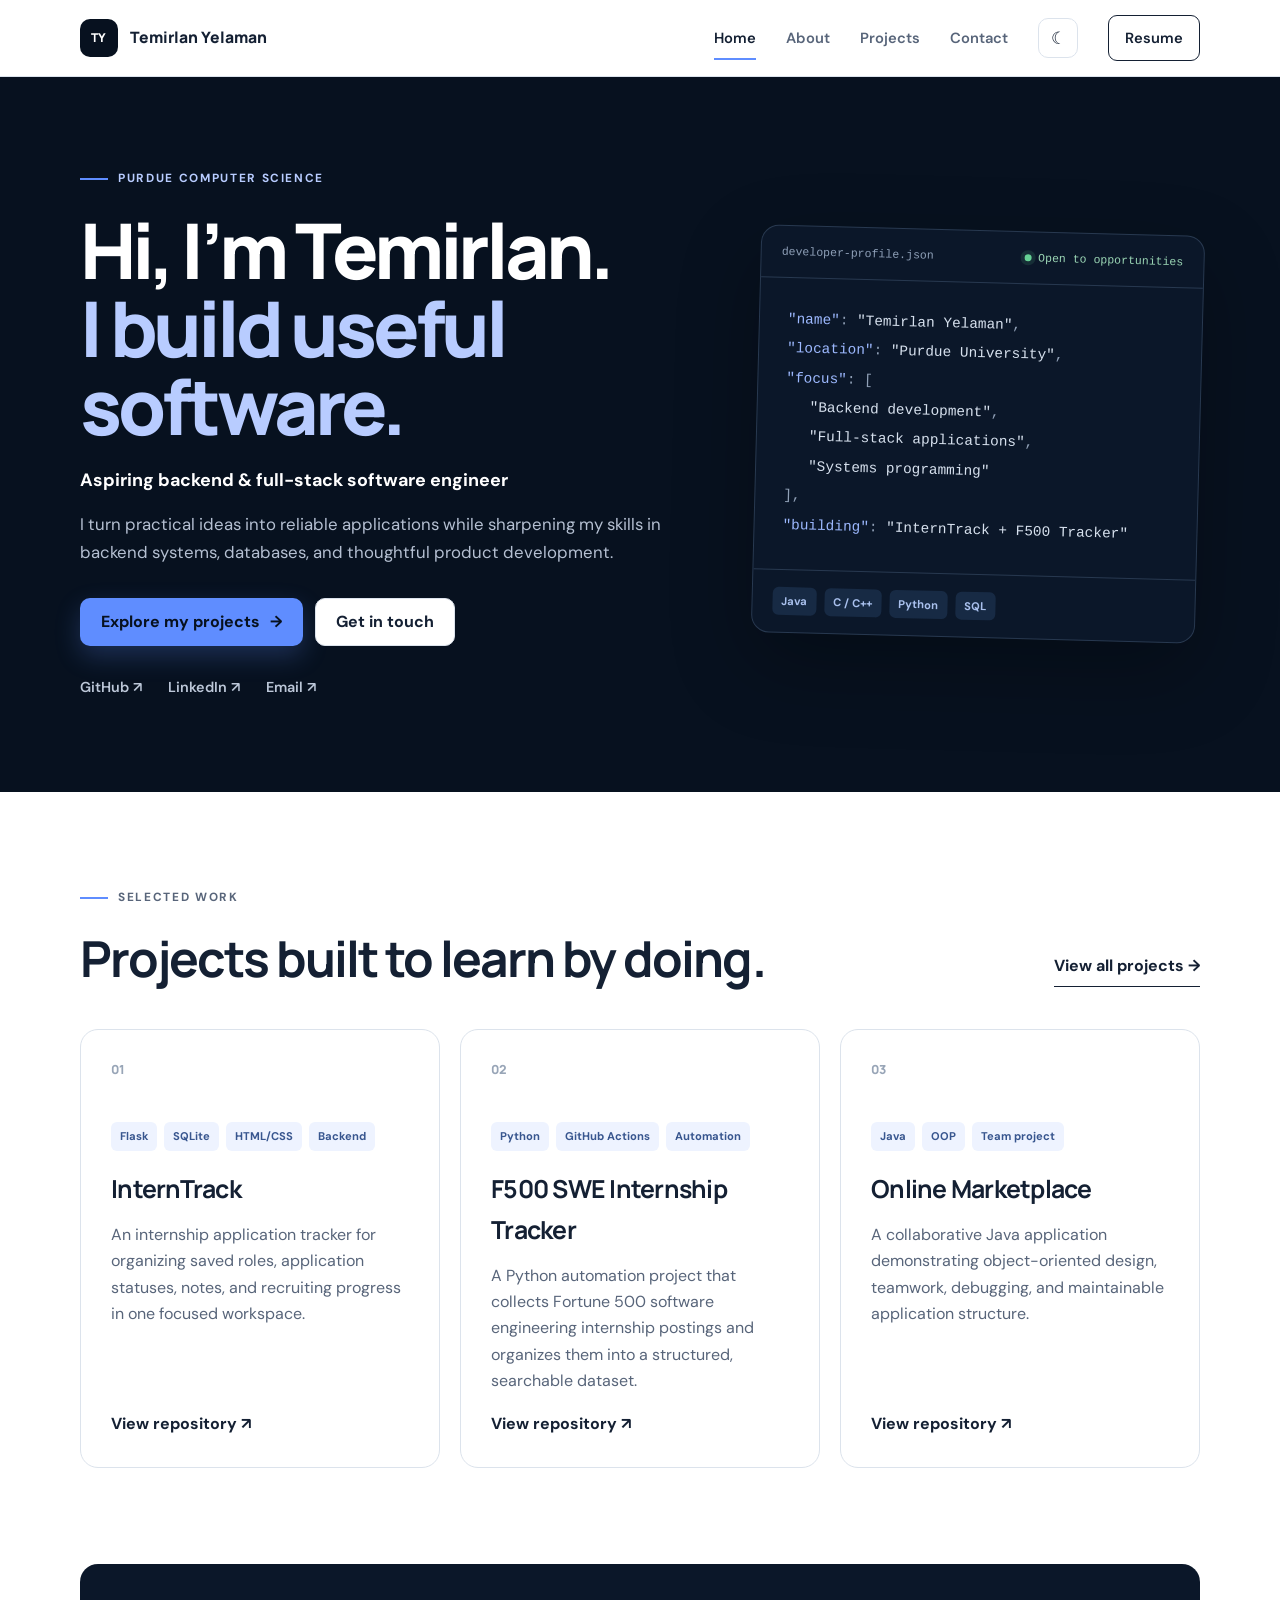
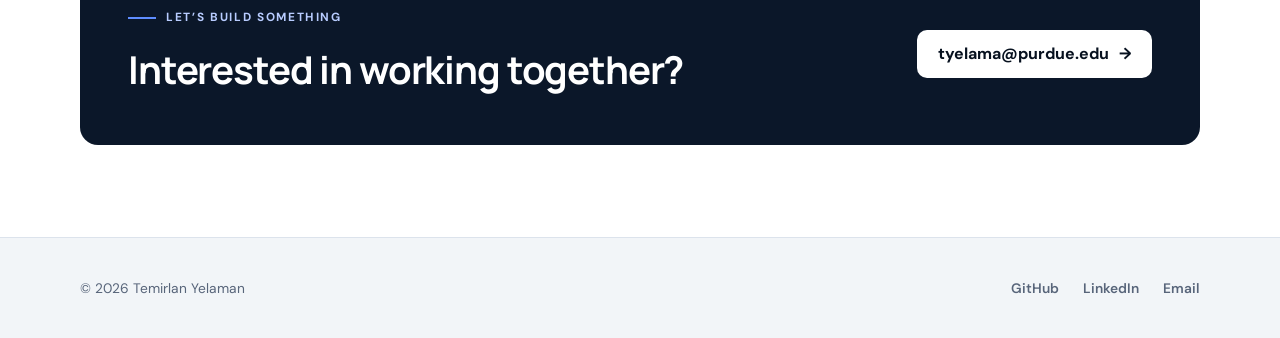
<file: index.html>
<!DOCTYPE html>
<html lang="en">
<head>
    <meta charset="UTF-8">
    <meta name="viewport" content="width=device-width, initial-scale=1.0">
    <meta name="description" content="Temirlan Yelaman is a Purdue Computer Science student building backend and full-stack software.">
    <link rel="preconnect" href="https://fonts.googleapis.com">
    <link rel="preconnect" href="https://fonts.gstatic.com" crossorigin>
    <link href="https://fonts.googleapis.com/css2?family=DM+Sans:wght@400;500;600;700&family=Manrope:wght@600;700;800&display=swap" rel="stylesheet">
    <script>try{document.documentElement.dataset.theme=localStorage.getItem("portfolio-theme")||((window.matchMedia("(prefers-color-scheme: dark)").matches)?"dark":"light")}catch(e){}</script>
    <link href="styles.css" rel="stylesheet">
    <title>Temirlan Yelaman | Software Engineer</title>
</head>
<body>
    <header class="site-header">
        <nav class="nav-shell" aria-label="Primary navigation">
            <a class="brand" href="index.html"><span>TY</span>Temirlan Yelaman</a>
            <button class="nav-toggle" type="button" aria-expanded="false" aria-controls="nav-menu" aria-label="Open navigation"><span></span><span></span><span></span></button>
            <div class="nav-menu" id="nav-menu">
                <a class="active" aria-current="page" href="index.html">Home</a>
                <a href="about.html">About</a>
                <a href="portfolio.html">Projects</a>
                <a href="contact.html">Contact</a>
                <button class="theme-toggle" type="button" aria-label="Switch to dark mode" title="Switch color theme"><span class="theme-icon" aria-hidden="true">☾</span></button>
                <a class="nav-resume" href="TemirlanYelaman-Resume-2026.pdf">Resume</a>
            </div>
        </nav>
    </header>

    <main>
        <section class="hero">
            <div class="shell hero-grid">
                <div class="hero-copy">
                    <p class="eyebrow"><span></span>Purdue Computer Science</p>
                    <h1>Hi, I’m Temirlan.<br><em>I build useful software.</em></h1>
                    <p class="hero-role">Aspiring backend &amp; full-stack software engineer</p>
                    <p class="hero-intro">I turn practical ideas into reliable applications while sharpening my skills in backend systems, databases, and thoughtful product development.</p>
                    <div class="button-row">
                        <a class="button button-primary" href="portfolio.html">Explore my projects <span aria-hidden="true">→</span></a>
                        <a class="button button-secondary" href="contact.html">Get in touch</a>
                    </div>
                    <div class="quick-links" aria-label="Social links">
                        <a href="https://github.com/Tyelaman" target="_blank" rel="noopener noreferrer">GitHub <span aria-hidden="true">↗</span></a>
                        <a href="https://www.linkedin.com/in/temirlan-yelaman/" target="_blank" rel="noopener noreferrer">LinkedIn <span aria-hidden="true">↗</span></a>
                        <a href="mailto:tyelama@purdue.edu">Email <span aria-hidden="true">↗</span></a>
                    </div>
                </div>
                <aside class="profile-panel" aria-label="Developer profile">
                    <div class="panel-topline"><span>developer-profile.json</span><span class="status"><i></i> Open to opportunities</span></div>
                    <div class="code-profile">
                        <p><span class="code-key">"name"</span>: <span class="code-value">"Temirlan Yelaman"</span>,</p>
                        <p><span class="code-key">"location"</span>: <span class="code-value">"Purdue University"</span>,</p>
                        <p><span class="code-key">"focus"</span>: [</p>
                        <p class="indent"><span class="code-value">"Backend development"</span>,</p>
                        <p class="indent"><span class="code-value">"Full-stack applications"</span>,</p>
                        <p class="indent"><span class="code-value">"Systems programming"</span></p>
                        <p>],</p>
                        <p><span class="code-key">"building"</span>: <span class="code-value">"InternTrack + F500 Tracker"</span></p>
                    </div>
                    <div class="panel-footer"><span>Java</span><span>C / C++</span><span>Python</span><span>SQL</span></div>
                </aside>
            </div>
        </section>

        <section class="shell section">
            <div class="section-heading split-heading">
                <div><p class="eyebrow dark"><span></span>Selected work</p><h2>Projects built to learn by doing.</h2></div>
                <a class="text-link" href="portfolio.html">View all projects <span aria-hidden="true">→</span></a>
            </div>
            <div class="project-grid">
                <article class="project-card"><div class="project-number">01</div><div class="project-tags"><span>Flask</span><span>SQLite</span><span>HTML/CSS</span><span>Backend</span></div><h3>InternTrack</h3><p>An internship application tracker for organizing saved roles, application statuses, notes, and recruiting progress in one focused workspace.</p><a href="https://github.com/Tyelaman/interntrack" target="_blank" rel="noopener noreferrer">View repository <span aria-hidden="true">↗</span></a></article>
                <article class="project-card"><div class="project-number">02</div><div class="project-tags"><span>Python</span><span>GitHub Actions</span><span>Automation</span></div><h3>F500 SWE Internship Tracker</h3><p>A Python automation project that collects Fortune 500 software engineering internship postings and organizes them into a structured, searchable dataset.</p><a href="https://github.com/Tyelaman/F500-SWE-Internships" target="_blank" rel="noopener noreferrer">View repository <span aria-hidden="true">↗</span></a></article>
                <article class="project-card"><div class="project-number">03</div><div class="project-tags"><span>Java</span><span>OOP</span><span>Team project</span></div><h3>Online Marketplace</h3><p>A collaborative Java application demonstrating object-oriented design, teamwork, debugging, and maintainable application structure.</p><a href="https://github.com/Tyelaman/CS-180-Team-Project" target="_blank" rel="noopener noreferrer">View repository <span aria-hidden="true">↗</span></a></article>
            </div>
        </section>

        <section class="shell callout">
            <div><p class="eyebrow"><span></span>Let’s build something</p><h2>Interested in working together?</h2></div>
            <a class="button button-light" href="mailto:tyelama@purdue.edu">tyelama@purdue.edu <span aria-hidden="true">→</span></a>
        </section>
    </main>

    <footer class="footer"><div class="shell footer-inner"><p>© <span data-year>2026</span> Temirlan Yelaman</p><div><a href="https://github.com/Tyelaman" target="_blank" rel="noopener noreferrer">GitHub</a><a href="https://www.linkedin.com/in/temirlan-yelaman/" target="_blank" rel="noopener noreferrer">LinkedIn</a><a href="mailto:tyelama@purdue.edu">Email</a></div></div></footer>
    <script src="script.js"></script>
</body>
</html>
</file>
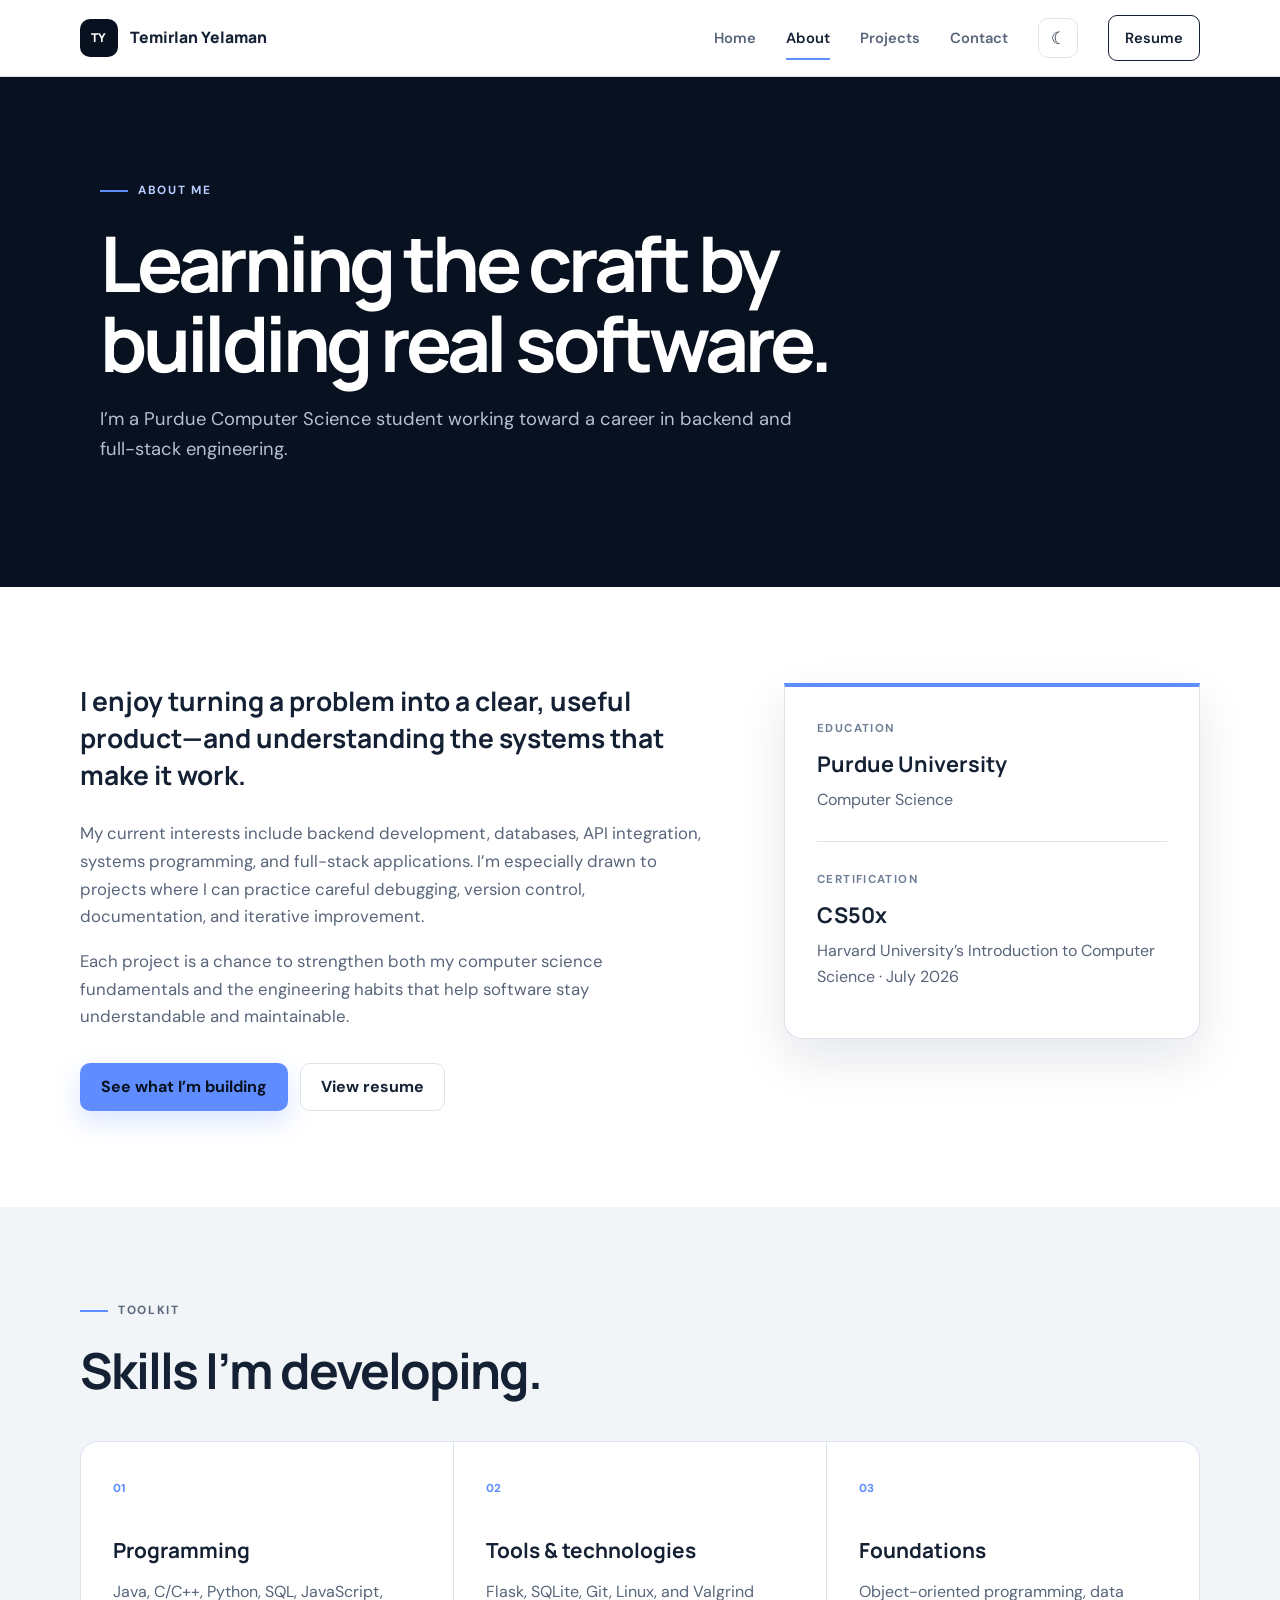
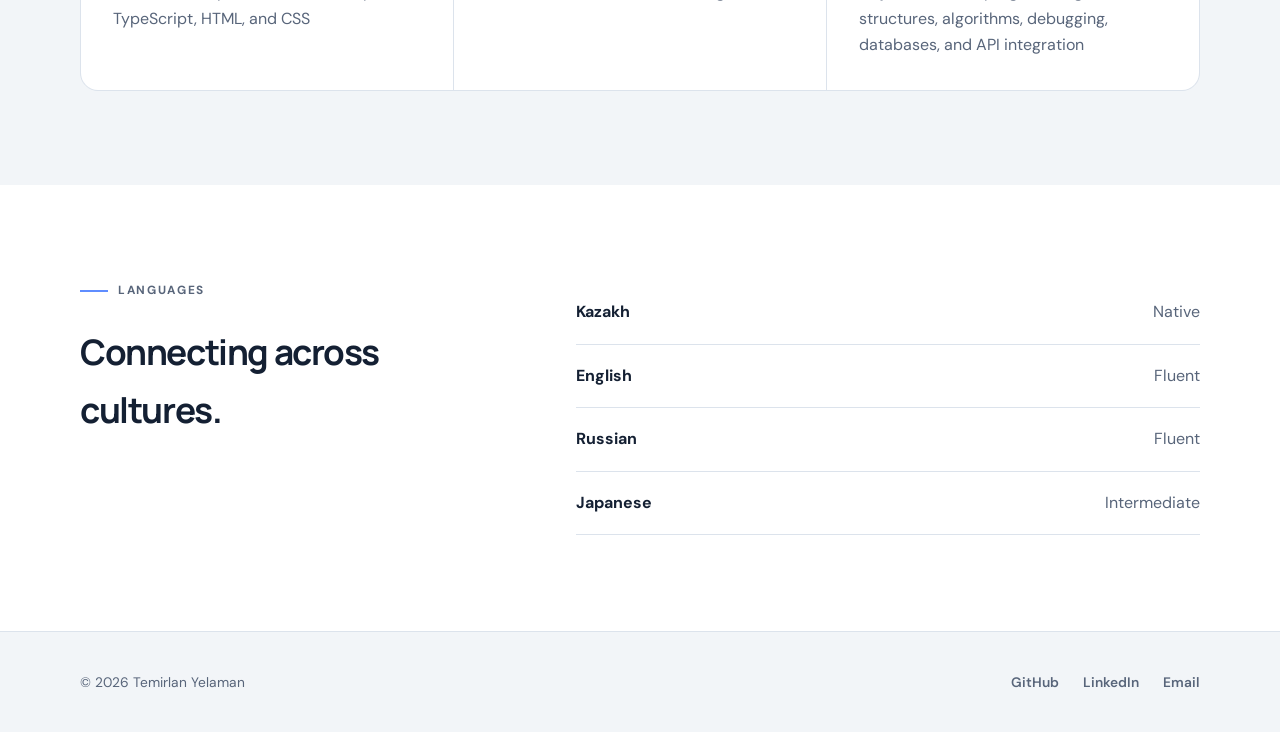
<file: about.html>
<!DOCTYPE html>
<html lang="en">
<head>
    <meta charset="UTF-8"><meta name="viewport" content="width=device-width, initial-scale=1.0">
    <meta name="description" content="Learn about Temirlan Yelaman, a Purdue Computer Science student focused on backend and full-stack engineering.">
    <link rel="preconnect" href="https://fonts.googleapis.com"><link rel="preconnect" href="https://fonts.gstatic.com" crossorigin>
    <link href="https://fonts.googleapis.com/css2?family=DM+Sans:wght@400;500;600;700&family=Manrope:wght@600;700;800&display=swap" rel="stylesheet"><script>try{document.documentElement.dataset.theme=localStorage.getItem("portfolio-theme")||((window.matchMedia("(prefers-color-scheme: dark)").matches)?"dark":"light")}catch(e){}</script><link href="styles.css" rel="stylesheet">
    <title>About | Temirlan Yelaman</title>
</head>
<body>
    <header class="site-header"><nav class="nav-shell" aria-label="Primary navigation"><a class="brand" href="index.html"><span>TY</span>Temirlan Yelaman</a><button class="nav-toggle" type="button" aria-expanded="false" aria-controls="nav-menu" aria-label="Open navigation"><span></span><span></span><span></span></button><div class="nav-menu" id="nav-menu"><a href="index.html">Home</a><a class="active" aria-current="page" href="about.html">About</a><a href="portfolio.html">Projects</a><a href="contact.html">Contact</a><button class="theme-toggle" type="button" aria-label="Switch to dark mode" title="Switch color theme"><span class="theme-icon" aria-hidden="true">☾</span></button><a class="nav-resume" href="TemirlanYelaman-Resume-2026.pdf">Resume</a></div></nav></header>
    <main>
        <section class="page-hero"><div class="shell narrow"><p class="eyebrow"><span></span>About me</p><h1>Learning the craft by building real software.</h1><p>I’m a Purdue Computer Science student working toward a career in backend and full-stack engineering.</p></div></section>
        <section class="shell section about-grid">
            <div class="about-story"><p class="lead">I enjoy turning a problem into a clear, useful product—and understanding the systems that make it work.</p><p>My current interests include backend development, databases, API integration, systems programming, and full-stack applications. I’m especially drawn to projects where I can practice careful debugging, version control, documentation, and iterative improvement.</p><p>Each project is a chance to strengthen both my computer science fundamentals and the engineering habits that help software stay understandable and maintainable.</p><div class="button-row"><a class="button button-primary" href="portfolio.html">See what I’m building</a><a class="button button-secondary" href="TemirlanYelaman-Resume-2026.pdf">View resume</a></div></div>
            <aside class="fact-card"><p class="fact-label">Education</p><h2>Purdue University</h2><p>Computer Science</p><hr><p class="fact-label">Certification</p><h2>CS50x</h2><p>Harvard University’s Introduction to Computer Science · July 2026</p></aside>
        </section>
        <section class="soft-section"><div class="shell"><div class="section-heading"><p class="eyebrow dark"><span></span>Toolkit</p><h2>Skills I’m developing.</h2></div><div class="skill-grid"><article><span>01</span><h3>Programming</h3><p>Java, C/C++, Python, SQL, JavaScript, TypeScript, HTML, and CSS</p></article><article><span>02</span><h3>Tools &amp; technologies</h3><p>Flask, SQLite, Git, Linux, and Valgrind</p></article><article><span>03</span><h3>Foundations</h3><p>Object-oriented programming, data structures, algorithms, debugging, databases, and API integration</p></article></div></div></section>
        <section class="shell section languages"><div><p class="eyebrow dark"><span></span>Languages</p><h2>Connecting across cultures.</h2></div><div class="language-list"><p><strong>Kazakh</strong><span>Native</span></p><p><strong>English</strong><span>Fluent</span></p><p><strong>Russian</strong><span>Fluent</span></p><p><strong>Japanese</strong><span>Intermediate</span></p></div></section>
    </main>
    <footer class="footer"><div class="shell footer-inner"><p>© <span data-year>2026</span> Temirlan Yelaman</p><div><a href="https://github.com/Tyelaman" target="_blank" rel="noopener noreferrer">GitHub</a><a href="https://www.linkedin.com/in/temirlan-yelaman/" target="_blank" rel="noopener noreferrer">LinkedIn</a><a href="mailto:tyelama@purdue.edu">Email</a></div></div></footer><script src="script.js"></script>
</body>
</html>
</file>
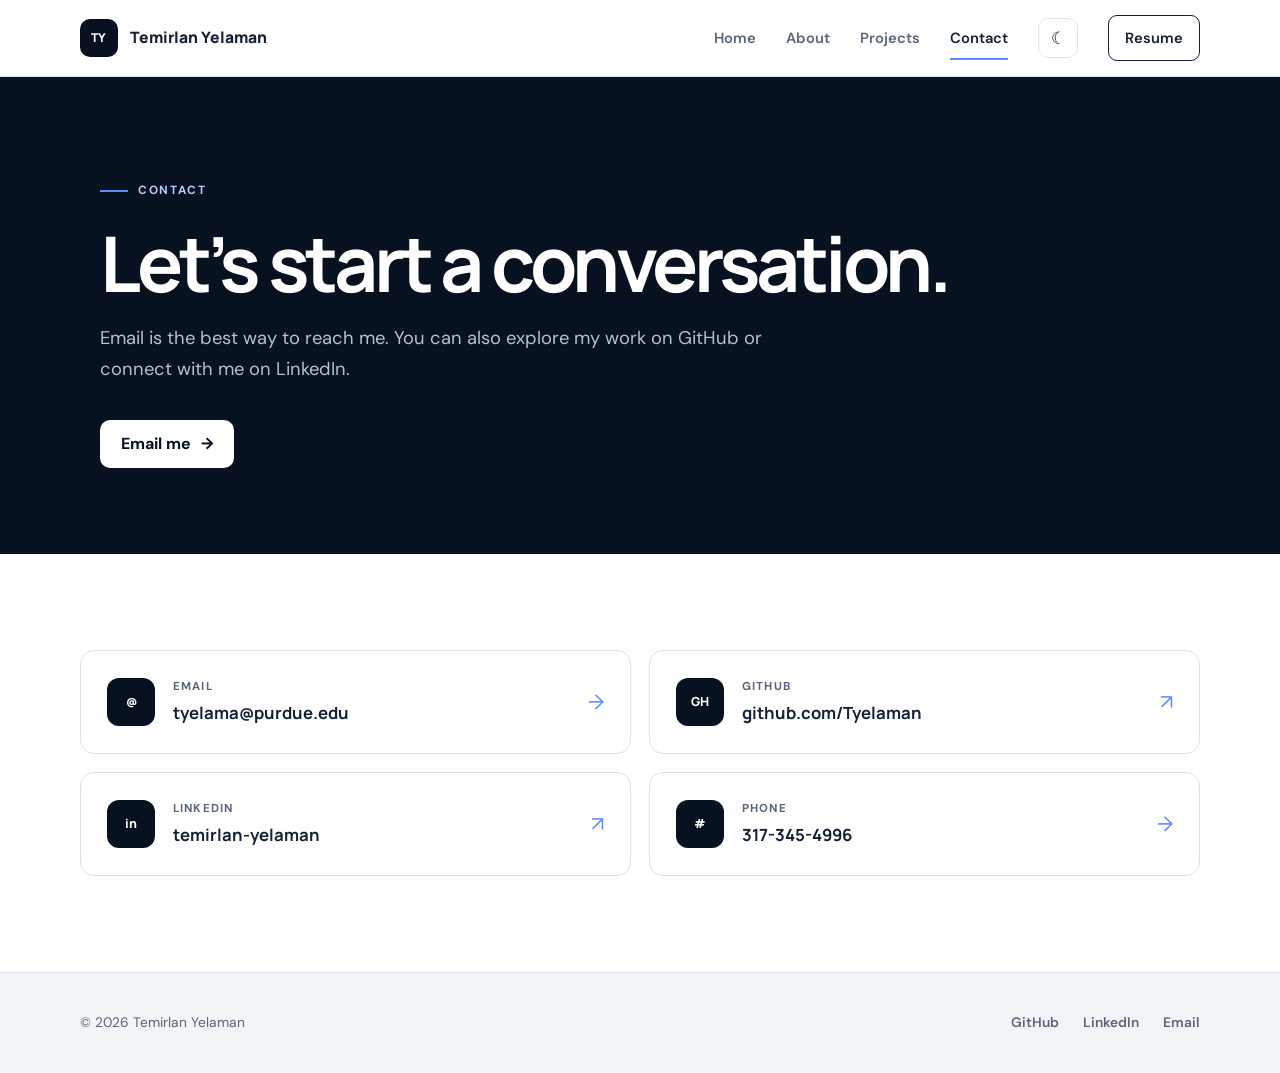
<file: contact.html>
<!DOCTYPE html>
<html lang="en">
<head>
    <meta charset="UTF-8"><meta name="viewport" content="width=device-width, initial-scale=1.0">
    <meta name="description" content="Contact Temirlan Yelaman by email, GitHub, LinkedIn, or phone.">
    <link rel="preconnect" href="https://fonts.googleapis.com"><link rel="preconnect" href="https://fonts.gstatic.com" crossorigin>
    <link href="https://fonts.googleapis.com/css2?family=DM+Sans:wght@400;500;600;700&family=Manrope:wght@600;700;800&display=swap" rel="stylesheet"><script>try{document.documentElement.dataset.theme=localStorage.getItem("portfolio-theme")||((window.matchMedia("(prefers-color-scheme: dark)").matches)?"dark":"light")}catch(e){}</script><link href="styles.css" rel="stylesheet">
    <title>Contact | Temirlan Yelaman</title>
</head>
<body>
    <header class="site-header"><nav class="nav-shell" aria-label="Primary navigation"><a class="brand" href="index.html"><span>TY</span>Temirlan Yelaman</a><button class="nav-toggle" type="button" aria-expanded="false" aria-controls="nav-menu" aria-label="Open navigation"><span></span><span></span><span></span></button><div class="nav-menu" id="nav-menu"><a href="index.html">Home</a><a href="about.html">About</a><a href="portfolio.html">Projects</a><a class="active" aria-current="page" href="contact.html">Contact</a><button class="theme-toggle" type="button" aria-label="Switch to dark mode" title="Switch color theme"><span class="theme-icon" aria-hidden="true">☾</span></button><a class="nav-resume" href="TemirlanYelaman-Resume-2026.pdf">Resume</a></div></nav></header>
    <main>
        <section class="page-hero contact-hero"><div class="shell narrow"><p class="eyebrow"><span></span>Contact</p><h1>Let’s start a conversation.</h1><p>Email is the best way to reach me. You can also explore my work on GitHub or connect with me on LinkedIn.</p><a class="button button-light" href="mailto:tyelama@purdue.edu">Email me <span aria-hidden="true">→</span></a></div></section>
        <section class="shell section contact-grid" aria-label="Contact details">
            <a class="contact-card" href="mailto:tyelama@purdue.edu"><span class="contact-icon" aria-hidden="true">@</span><div><p>Email</p><h2>tyelama@purdue.edu</h2></div><span class="arrow" aria-hidden="true">→</span></a>
            <a class="contact-card" href="https://github.com/Tyelaman" target="_blank" rel="noopener noreferrer"><span class="contact-icon" aria-hidden="true">GH</span><div><p>GitHub</p><h2>github.com/Tyelaman</h2></div><span class="arrow" aria-hidden="true">↗</span></a>
            <a class="contact-card" href="https://www.linkedin.com/in/temirlan-yelaman/" target="_blank" rel="noopener noreferrer"><span class="contact-icon" aria-hidden="true">in</span><div><p>LinkedIn</p><h2>temirlan-yelaman</h2></div><span class="arrow" aria-hidden="true">↗</span></a>
            <a class="contact-card" href="tel:+13173454996"><span class="contact-icon" aria-hidden="true">#</span><div><p>Phone</p><h2>317-345-4996</h2></div><span class="arrow" aria-hidden="true">→</span></a>
        </section>
    </main>
    <footer class="footer"><div class="shell footer-inner"><p>© <span data-year>2026</span> Temirlan Yelaman</p><div><a href="https://github.com/Tyelaman" target="_blank" rel="noopener noreferrer">GitHub</a><a href="https://www.linkedin.com/in/temirlan-yelaman/" target="_blank" rel="noopener noreferrer">LinkedIn</a><a href="mailto:tyelama@purdue.edu">Email</a></div></div></footer><script src="script.js"></script>
</body>
</html>
</file>
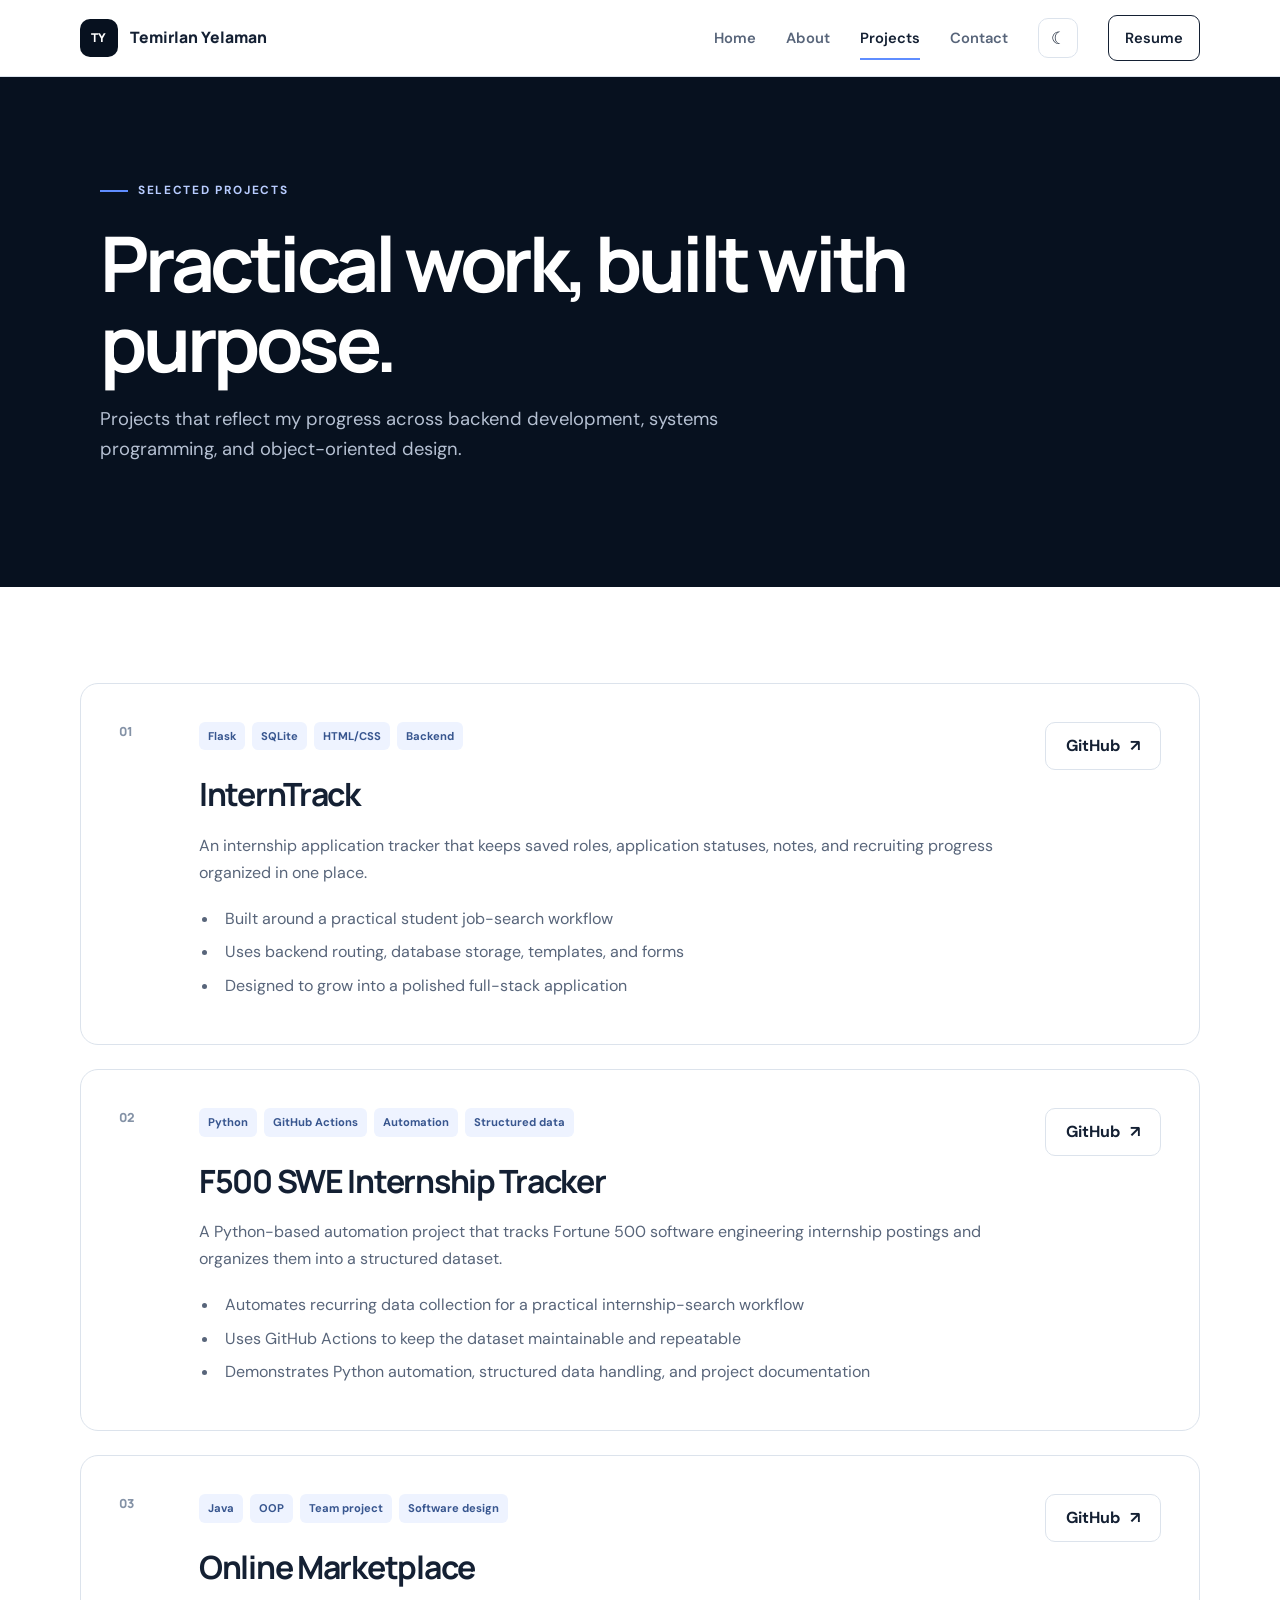
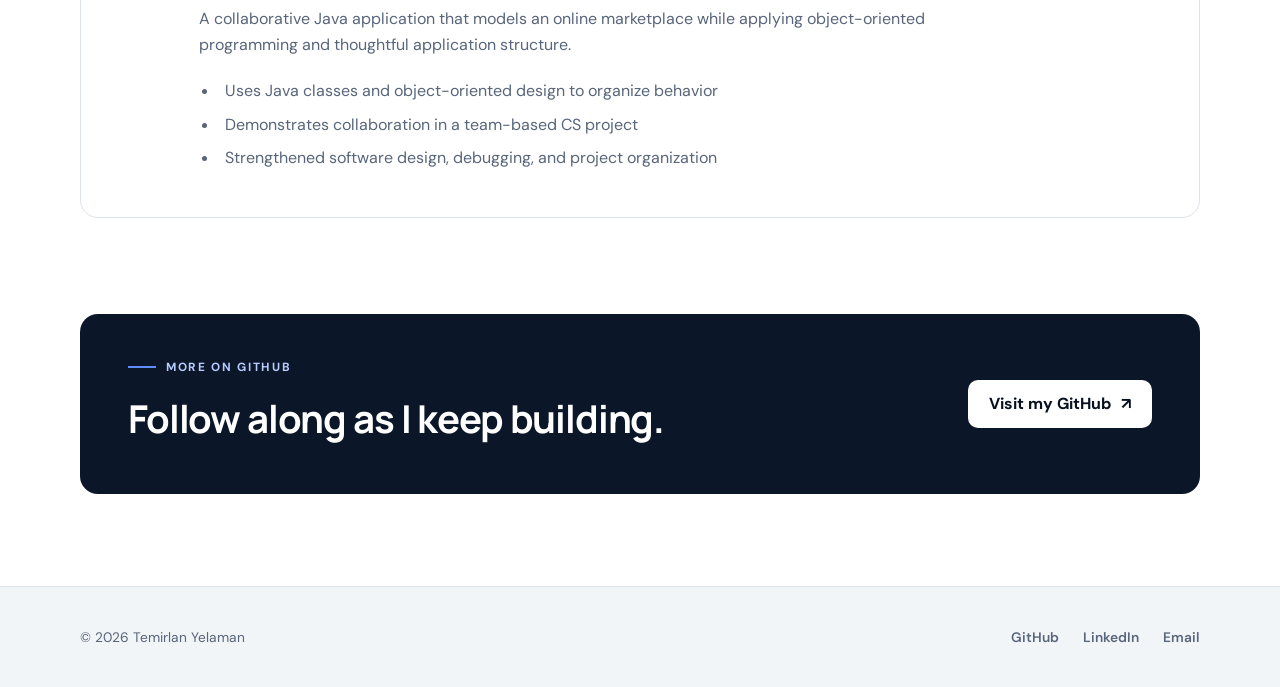
<file: portfolio.html>
<!DOCTYPE html>
<html lang="en">
<head>
    <meta charset="UTF-8"><meta name="viewport" content="width=device-width, initial-scale=1.0">
    <meta name="description" content="Software projects by Temirlan Yelaman, including InternTrack, the F500 SWE Internship Tracker, and an Online Marketplace.">
    <link rel="preconnect" href="https://fonts.googleapis.com"><link rel="preconnect" href="https://fonts.gstatic.com" crossorigin>
    <link href="https://fonts.googleapis.com/css2?family=DM+Sans:wght@400;500;600;700&family=Manrope:wght@600;700;800&display=swap" rel="stylesheet"><script>try{document.documentElement.dataset.theme=localStorage.getItem("portfolio-theme")||((window.matchMedia("(prefers-color-scheme: dark)").matches)?"dark":"light")}catch(e){}</script><link href="styles.css" rel="stylesheet">
    <title>Projects | Temirlan Yelaman</title>
</head>
<body>
    <header class="site-header"><nav class="nav-shell" aria-label="Primary navigation"><a class="brand" href="index.html"><span>TY</span>Temirlan Yelaman</a><button class="nav-toggle" type="button" aria-expanded="false" aria-controls="nav-menu" aria-label="Open navigation"><span></span><span></span><span></span></button><div class="nav-menu" id="nav-menu"><a href="index.html">Home</a><a href="about.html">About</a><a class="active" aria-current="page" href="portfolio.html">Projects</a><a href="contact.html">Contact</a><button class="theme-toggle" type="button" aria-label="Switch to dark mode" title="Switch color theme"><span class="theme-icon" aria-hidden="true">☾</span></button><a class="nav-resume" href="TemirlanYelaman-Resume-2026.pdf">Resume</a></div></nav></header>
    <main>
        <section class="page-hero"><div class="shell narrow"><p class="eyebrow"><span></span>Selected projects</p><h1>Practical work, built with purpose.</h1><p>Projects that reflect my progress across backend development, systems programming, and object-oriented design.</p></div></section>
        <section class="shell section project-list">
            <article class="project-row"><div class="project-index">01</div><div class="project-main"><div class="project-tags"><span>Flask</span><span>SQLite</span><span>HTML/CSS</span><span>Backend</span></div><h2>InternTrack</h2><p class="project-summary">An internship application tracker that keeps saved roles, application statuses, notes, and recruiting progress organized in one place.</p><ul><li>Built around a practical student job-search workflow</li><li>Uses backend routing, database storage, templates, and forms</li><li>Designed to grow into a polished full-stack application</li></ul></div><div class="project-action"><a class="button button-secondary" href="https://github.com/Tyelaman/interntrack" target="_blank" rel="noopener noreferrer">GitHub <span aria-hidden="true">↗</span></a></div></article>
            <article class="project-row"><div class="project-index">02</div><div class="project-main"><div class="project-tags"><span>Python</span><span>GitHub Actions</span><span>Automation</span><span>Structured data</span></div><h2>F500 SWE Internship Tracker</h2><p class="project-summary">A Python-based automation project that tracks Fortune 500 software engineering internship postings and organizes them into a structured dataset.</p><ul><li>Automates recurring data collection for a practical internship-search workflow</li><li>Uses GitHub Actions to keep the dataset maintainable and repeatable</li><li>Demonstrates Python automation, structured data handling, and project documentation</li></ul></div><div class="project-action"><a class="button button-secondary" href="https://github.com/Tyelaman/F500-SWE-Internships" target="_blank" rel="noopener noreferrer">GitHub <span aria-hidden="true">↗</span></a></div></article>
            <article class="project-row"><div class="project-index">03</div><div class="project-main"><div class="project-tags"><span>Java</span><span>OOP</span><span>Team project</span><span>Software design</span></div><h2>Online Marketplace</h2><p class="project-summary">A collaborative Java application that models an online marketplace while applying object-oriented programming and thoughtful application structure.</p><ul><li>Uses Java classes and object-oriented design to organize behavior</li><li>Demonstrates collaboration in a team-based CS project</li><li>Strengthened software design, debugging, and project organization</li></ul></div><div class="project-action"><a class="button button-secondary" href="https://github.com/Tyelaman/CS-180-Team-Project" target="_blank" rel="noopener noreferrer">GitHub <span aria-hidden="true">↗</span></a></div></article>
        </section>
        <section class="shell callout"><div><p class="eyebrow"><span></span>More on GitHub</p><h2>Follow along as I keep building.</h2></div><a class="button button-light" href="https://github.com/Tyelaman" target="_blank" rel="noopener noreferrer">Visit my GitHub <span aria-hidden="true">↗</span></a></section>
    </main>
    <footer class="footer"><div class="shell footer-inner"><p>© <span data-year>2026</span> Temirlan Yelaman</p><div><a href="https://github.com/Tyelaman" target="_blank" rel="noopener noreferrer">GitHub</a><a href="https://www.linkedin.com/in/temirlan-yelaman/" target="_blank" rel="noopener noreferrer">LinkedIn</a><a href="mailto:tyelama@purdue.edu">Email</a></div></div></footer><script src="script.js"></script>
</body>
</html>
</file>
<file: styles.css>
:root {
    --navy-950: #07111f;
    --navy-900: #0b1729;
    --navy-800: #13243d;
    --blue: #5f8dff;
    --blue-light: #b8ccff;
    --ink: #142033;
    --slate: #58657a;
    --line: #dce3ec;
    --soft: #f2f5f8;
    --white: #ffffff;
    --radius: 18px;
    --shadow: 0 20px 50px rgba(9, 24, 45, 0.1);
    --bg: #ffffff;
    --surface: #f2f5f8;
    --text: #142033;
    --muted: #58657a;
    --border: #dce3ec;
    --accent: #5f8dff;
    --nav-bg: rgba(255, 255, 255, .92);
    --card-bg: #ffffff;
    --hero-bg: #07111f;
    --hero-text: #ffffff;
    --hero-muted: #b5c0d2;
    --profile-bg: #0b1729;
    --profile-border: #283950;
    --tag-bg: #eef3ff;
    --tag-text: #38568f;
    --icon-bg: #07111f;
    color-scheme: light;
}

html[data-theme="dark"] {
    --bg: #09111d;
    --surface: #0f1a29;
    --text: #e8edf5;
    --muted: #a6b2c3;
    --border: #26354a;
    --accent: #7aa2ff;
    --nav-bg: rgba(9, 17, 29, .92);
    --card-bg: #111d2c;
    --hero-bg: #060c15;
    --hero-text: #f7f9fc;
    --hero-muted: #aebbd0;
    --profile-bg: #0e1b2d;
    --profile-border: #2b405c;
    --tag-bg: #1a2d49;
    --tag-text: #b7ccf6;
    --icon-bg: #1b3151;
    --shadow: 0 20px 50px rgba(0, 0, 0, .28);
    color-scheme: dark;
}

* { box-sizing: border-box; }
html { scroll-behavior: smooth; background: var(--bg); transition: background-color .28s ease; }
body { margin: 0; background: var(--bg); color: var(--text); font-family: "DM Sans", sans-serif; line-height: 1.65; transition: background-color .28s ease, color .28s ease; }
body.nav-open { overflow: hidden; }
a { color: inherit; }
.shell { width: min(1120px, calc(100% - 40px)); margin-inline: auto; }
.narrow { max-width: 850px; margin-left: max(20px, calc((100vw - 1120px) / 2)); }
h1, h2, h3, .brand { font-family: "Manrope", sans-serif; }
h1, h2, h3, p { margin-top: 0; }

.site-header { position: sticky; top: 0; z-index: 20; border-bottom: 1px solid var(--border); background: var(--nav-bg); backdrop-filter: blur(14px); transition: background-color .28s ease, border-color .28s ease; }
.nav-shell { width: min(1120px, calc(100% - 40px)); min-height: 76px; margin-inline: auto; display: flex; align-items: center; justify-content: space-between; }
.brand { display: inline-flex; gap: 12px; align-items: center; color: var(--text); font-size: .98rem; font-weight: 800; text-decoration: none; }
.brand span { display: grid; width: 38px; height: 38px; place-items: center; border-radius: 10px; background: var(--icon-bg); color: white; font-size: .76rem; letter-spacing: .08em; }
.nav-menu { display: flex; align-items: center; gap: 30px; }
.nav-menu a { position: relative; color: var(--muted); font-size: .92rem; font-weight: 600; text-decoration: none; transition: color .2s ease; }
.nav-menu a:hover, .nav-menu a.active { color: var(--text); }
.nav-menu a.active::after { content: ""; position: absolute; right: 0; bottom: -10px; left: 0; height: 2px; background: var(--blue); }
.nav-menu .nav-resume { padding: 10px 16px; border: 1px solid var(--text); border-radius: 9px; color: var(--text); }
.nav-menu .nav-resume::after { display: none; }
.nav-menu .nav-resume:hover { background: var(--text); color: var(--bg); }
.nav-toggle { display: none; padding: 8px; border: 0; background: transparent; }
.nav-toggle span { display: block; width: 24px; height: 2px; margin: 5px; background: var(--text); transition: transform .2s, opacity .2s; }
.theme-toggle { width: 40px; height: 40px; padding: 0; display: grid; place-items: center; border: 1px solid var(--border); border-radius: 10px; background: var(--card-bg); color: var(--text); font-size: 1.05rem; cursor: pointer; transition: background-color .2s, border-color .2s, transform .2s; }
.theme-toggle:hover { border-color: var(--accent); transform: translateY(-1px); }
.theme-toggle:focus-visible, a:focus-visible, button:focus-visible { outline: 3px solid var(--accent); outline-offset: 3px; }

.hero { overflow: hidden; background: var(--hero-bg); color: var(--hero-text); transition: background-color .28s ease; }
.hero-grid { min-height: 680px; padding-block: 92px; display: grid; grid-template-columns: 1.15fr .85fr; gap: 76px; align-items: center; }
.eyebrow { display: flex; align-items: center; gap: 10px; margin-bottom: 22px; color: var(--blue-light); font-size: .74rem; font-weight: 700; letter-spacing: .14em; text-transform: uppercase; }
.eyebrow span { width: 28px; height: 2px; background: var(--blue); }
.eyebrow.dark { color: var(--muted); }
.hero h1 { max-width: 700px; margin-bottom: 20px; font-size: clamp(3rem, 6vw, 5.25rem); font-weight: 800; letter-spacing: -.055em; line-height: 1.02; }
.hero h1 em { color: var(--blue-light); font-style: normal; }
.hero-role { margin-bottom: 16px; color: white; font-size: 1.12rem; font-weight: 700; }
.hero-intro { max-width: 650px; color: var(--hero-muted); font-size: 1.05rem; }
.button-row { display: flex; flex-wrap: wrap; gap: 12px; margin-top: 32px; }
.button { display: inline-flex; min-height: 48px; padding: 0 20px; align-items: center; justify-content: center; gap: 10px; border: 1px solid transparent; border-radius: 10px; font-weight: 700; text-decoration: none; transition: transform .2s, box-shadow .2s, background .2s, color .2s; }
.button:hover { transform: translateY(-2px); }
.button-primary { background: var(--blue); color: var(--navy-950); box-shadow: 0 10px 26px rgba(95, 141, 255, .24); }
.button-primary:hover { background: #79a0ff; }
.button-secondary { border-color: var(--border); background: var(--card-bg); color: var(--text); }
.button-secondary:hover { border-color: var(--accent); box-shadow: 0 8px 20px rgba(9, 24, 45, .08); }
.button-light { background: white; color: var(--navy-950); }
.quick-links { display: flex; gap: 26px; margin-top: 30px; }
.quick-links a { color: #bcc7d8; font-size: .9rem; font-weight: 600; text-decoration: none; }
.quick-links a:hover { color: white; }

.profile-panel { border: 1px solid var(--profile-border); border-radius: var(--radius); background: var(--profile-bg); box-shadow: 0 30px 80px rgba(0, 0, 0, .28); overflow: hidden; transform: rotate(1.5deg); transition: background-color .28s ease, border-color .28s ease; }
.panel-topline { display: flex; padding: 16px 20px; justify-content: space-between; gap: 12px; border-bottom: 1px solid var(--profile-border); color: #8fa0b8; font-family: ui-monospace, SFMono-Regular, Consolas, monospace; font-size: .72rem; }
.status { display: flex; align-items: center; gap: 7px; color: #9bd6b5; }
.status i { width: 7px; height: 7px; border-radius: 50%; background: #65d194; box-shadow: 0 0 0 4px rgba(101, 209, 148, .12); }
.code-profile { padding: 28px; color: #91a1b7; font-family: ui-monospace, SFMono-Regular, Consolas, monospace; font-size: clamp(.78rem, 1.25vw, .9rem); line-height: 1.9; }
.code-profile p { margin-bottom: 2px; }
.code-profile .indent { padding-left: 24px; }
.code-key { color: #9db9ff; }
.code-value { color: #d7e1ee; }
.panel-footer { display: flex; flex-wrap: wrap; gap: 8px; padding: 17px 20px; border-top: 1px solid var(--profile-border); }
.panel-footer span, .project-tags span { padding: 5px 9px; border-radius: 6px; background: var(--tag-bg); color: var(--tag-text); font-size: .7rem; font-weight: 700; }
.panel-footer span { background: #172a44; color: #a9c0ed; }

.section { padding-block: 96px; }
.section-heading { margin-bottom: 42px; }
.section-heading h2 { max-width: 690px; margin-bottom: 0; color: var(--text); font-size: clamp(2rem, 4vw, 3.1rem); letter-spacing: -.04em; line-height: 1.15; }
.split-heading { display: flex; align-items: flex-end; justify-content: space-between; gap: 24px; }
.text-link { padding-bottom: 6px; border-bottom: 1px solid var(--ink); font-weight: 700; text-decoration: none; white-space: nowrap; }
.project-grid { display: grid; grid-template-columns: repeat(3, 1fr); gap: 20px; }
.project-card { position: relative; min-height: 390px; padding: 30px; display: flex; flex-direction: column; border: 1px solid var(--border); border-radius: var(--radius); background: var(--card-bg); transition: border-color .25s, transform .25s, box-shadow .25s, background-color .28s ease; }
.project-card:hover { border-color: #a8b8d2; box-shadow: var(--shadow); transform: translateY(-6px); }
.project-number { margin-bottom: 42px; color: #98a5b7; font-family: "Manrope", sans-serif; font-size: .78rem; font-weight: 800; }
.project-tags { display: flex; flex-wrap: wrap; gap: 7px; }
.project-card h3 { margin: 18px 0 12px; font-size: 1.55rem; letter-spacing: -.03em; }
.project-card p { color: var(--muted); }
.project-card > a { margin-top: auto; color: var(--text); font-weight: 700; text-decoration: none; }
.callout { margin-bottom: 92px; padding: 44px 48px; display: flex; align-items: center; justify-content: space-between; gap: 30px; border-radius: var(--radius); background: var(--navy-900); color: white; }
.callout .eyebrow { margin-bottom: 10px; }
.callout h2 { margin-bottom: 0; font-size: clamp(1.7rem, 3vw, 2.4rem); letter-spacing: -.03em; }

.page-hero { padding: 104px 20px; background: var(--hero-bg); color: var(--hero-text); transition: background-color .28s ease; }
.page-hero h1 { margin-bottom: 20px; font-size: clamp(2.8rem, 6vw, 5rem); letter-spacing: -.055em; line-height: 1.05; }
.page-hero p:not(.eyebrow) { max-width: 700px; color: var(--hero-muted); font-size: 1.15rem; }
.page-hero .button { margin-top: 18px; }
.about-grid { display: grid; grid-template-columns: 1.2fr .8fr; gap: 80px; align-items: start; }
.about-story .lead { color: var(--text); font-family: "Manrope", sans-serif; font-size: 1.65rem; font-weight: 700; line-height: 1.4; }
.about-story > p:not(.lead) { color: var(--muted); font-size: 1.05rem; }
.fact-card { padding: 32px; border: 1px solid var(--border); border-top: 4px solid var(--accent); border-radius: 0 0 var(--radius) var(--radius); background: var(--card-bg); box-shadow: var(--shadow); }
.fact-label { margin-bottom: 8px; color: #708097; font-size: .72rem; font-weight: 700; letter-spacing: .12em; text-transform: uppercase; }
.fact-card h2 { margin-bottom: 5px; font-size: 1.35rem; }
.fact-card p:not(.fact-label) { color: var(--muted); }
.fact-card hr { margin: 28px 0; border: 0; border-top: 1px solid var(--border); }
.soft-section { padding-block: 94px; background: var(--surface); }
.skill-grid { display: grid; grid-template-columns: repeat(3, 1fr); gap: 1px; overflow: hidden; border: 1px solid var(--border); border-radius: var(--radius); background: var(--border); }
.skill-grid article { padding: 32px; background: var(--card-bg); }
.skill-grid article > span { color: var(--blue); font-size: .72rem; font-weight: 800; }
.skill-grid h3 { margin: 32px 0 12px; font-size: 1.3rem; }
.skill-grid p { margin-bottom: 0; color: var(--muted); }
.languages { display: grid; grid-template-columns: .8fr 1.2fr; gap: 80px; }
.languages h2 { font-size: 2.2rem; letter-spacing: -.04em; }
.language-list p { margin-bottom: 0; padding: 18px 0; display: flex; justify-content: space-between; border-bottom: 1px solid var(--border); }
.language-list span { color: var(--muted); }

.project-list { display: grid; gap: 24px; }
.project-row { padding: 38px; display: grid; grid-template-columns: 50px 1fr auto; gap: 30px; align-items: start; border: 1px solid var(--border); border-radius: var(--radius); background: var(--card-bg); transition: border-color .2s, box-shadow .2s, background-color .28s ease; }
.project-row:hover { border-color: #aebdd3; box-shadow: var(--shadow); }
.project-index { color: #8492a6; font-family: "Manrope", sans-serif; font-size: .78rem; font-weight: 800; }
.project-main h2 { margin: 18px 0 12px; font-size: 2rem; letter-spacing: -.04em; }
.project-summary, .project-main li { color: var(--muted); }
.project-main ul { margin: 20px 0 0; padding-left: 20px; }
.project-main li { margin-bottom: 7px; padding-left: 6px; }
.contact-hero { padding-bottom: 86px; }
.contact-grid { display: grid; grid-template-columns: 1fr 1fr; gap: 18px; }
.contact-card { min-width: 0; padding: 26px; display: grid; grid-template-columns: 48px 1fr auto; gap: 18px; align-items: center; border: 1px solid var(--border); border-radius: 14px; background: var(--card-bg); text-decoration: none; transition: border-color .2s, transform .2s, box-shadow .2s, background-color .28s ease; }
.contact-card:hover { border-color: #aabbd5; box-shadow: var(--shadow); transform: translateY(-3px); }
.contact-icon { display: grid; width: 48px; height: 48px; place-items: center; border-radius: 12px; background: var(--icon-bg); color: white; font-family: "Manrope", sans-serif; font-size: .78rem; font-weight: 800; }
.contact-card p { margin-bottom: 3px; color: var(--muted); font-size: .72rem; font-weight: 700; letter-spacing: .1em; text-transform: uppercase; }
.contact-card h2 { margin-bottom: 0; overflow-wrap: anywhere; font-size: 1.05rem; }
.contact-card .arrow { color: var(--blue); font-size: 1.3rem; }

.footer { border-top: 1px solid var(--border); background: var(--surface); transition: background-color .28s ease, border-color .28s ease; }
.footer-inner { min-height: 100px; display: flex; align-items: center; justify-content: space-between; gap: 24px; }
.footer p { margin-bottom: 0; color: var(--muted); font-size: .86rem; }
.footer-inner div { display: flex; gap: 24px; }
.footer a { color: var(--muted); font-size: .86rem; font-weight: 600; text-decoration: none; }
.footer a:hover { color: var(--text); }

.cursor-dot, .cursor-ring { position: fixed; top: 0; left: 0; z-index: 9999; border-radius: 50%; pointer-events: none; opacity: 0; transform: translate(-50%, -50%); }
.cursor-dot { width: 5px; height: 5px; background: var(--accent); }
.cursor-ring { width: 28px; height: 28px; border: 1px solid color-mix(in srgb, var(--accent) 70%, transparent); transition: width .18s ease, height .18s ease, background-color .18s ease, opacity .18s ease; }
.cursor-dot.visible, .cursor-ring.visible { opacity: 1; }
.cursor-ring.hovering { width: 40px; height: 40px; background: color-mix(in srgb, var(--accent) 10%, transparent); }

@media (hover: hover) and (pointer: fine) {
    body.custom-cursor, body.custom-cursor a, body.custom-cursor button { cursor: none; }
}

@media (max-width: 900px) {
    .hero-grid { min-height: auto; grid-template-columns: 1fr; gap: 58px; }
    .profile-panel { max-width: 620px; transform: none; }
    .project-grid { grid-template-columns: 1fr 1fr; }
    .project-card:last-child { grid-column: 1 / -1; min-height: 330px; }
    .about-grid { gap: 42px; }
    .skill-grid { grid-template-columns: 1fr; }
    .project-row { grid-template-columns: 42px 1fr; }
    .project-action { grid-column: 2; }
    .contact-grid { grid-template-columns: 1fr; }
}

@media (max-width: 720px) {
    .shell { width: min(100% - 30px, 1120px); }
    .narrow { margin-left: 0; }
    .nav-shell { width: calc(100% - 30px); min-height: 68px; }
    .nav-toggle { display: block; cursor: pointer; }
    .nav-toggle[aria-expanded="true"] span:nth-child(1) { transform: translateY(7px) rotate(45deg); }
    .nav-toggle[aria-expanded="true"] span:nth-child(2) { opacity: 0; }
    .nav-toggle[aria-expanded="true"] span:nth-child(3) { transform: translateY(-7px) rotate(-45deg); }
    .nav-menu { position: fixed; inset: 68px 0 auto; padding: 28px 24px 36px; display: none; align-items: stretch; flex-direction: column; gap: 22px; border-bottom: 1px solid var(--border); background: var(--card-bg); box-shadow: 0 16px 30px rgba(9, 24, 45, .1); }
    .nav-menu.open { display: flex; }
    .nav-menu a { font-size: 1.08rem; }
    .nav-menu a.active::after { display: none; }
    .nav-menu .nav-resume { text-align: center; }
    .theme-toggle { width: 100%; }
    .hero-grid { padding-block: 68px; }
    .hero h1 { font-size: clamp(2.7rem, 13vw, 4.2rem); }
    .quick-links { gap: 18px; }
    .panel-topline { align-items: flex-start; flex-direction: column; }
    .section { padding-block: 70px; }
    .split-heading, .callout { align-items: flex-start; flex-direction: column; }
    .project-grid, .about-grid, .languages { grid-template-columns: 1fr; }
    .project-card:last-child { grid-column: auto; }
    .project-card { min-height: 350px; }
    .callout { width: calc(100% - 30px); margin-bottom: 70px; padding: 34px 26px; }
    .page-hero { padding: 74px 15px; }
    .about-grid, .languages { gap: 42px; }
    .project-row { padding: 26px; grid-template-columns: 1fr; gap: 18px; }
    .project-action { grid-column: auto; }
    .contact-card { padding: 20px; grid-template-columns: 44px 1fr auto; gap: 13px; }
    .contact-icon { width: 44px; height: 44px; }
    .contact-card h2 { font-size: .94rem; }
    .footer-inner { padding-block: 28px; align-items: flex-start; flex-direction: column; }
}

@media (prefers-reduced-motion: reduce) {
    *, *::before, *::after { scroll-behavior: auto !important; transition-duration: .01ms !important; }
    .cursor-dot, .cursor-ring { display: none !important; }
}

@media (hover: none), (pointer: coarse) {
    .cursor-dot, .cursor-ring { display: none !important; }
}
</file>
